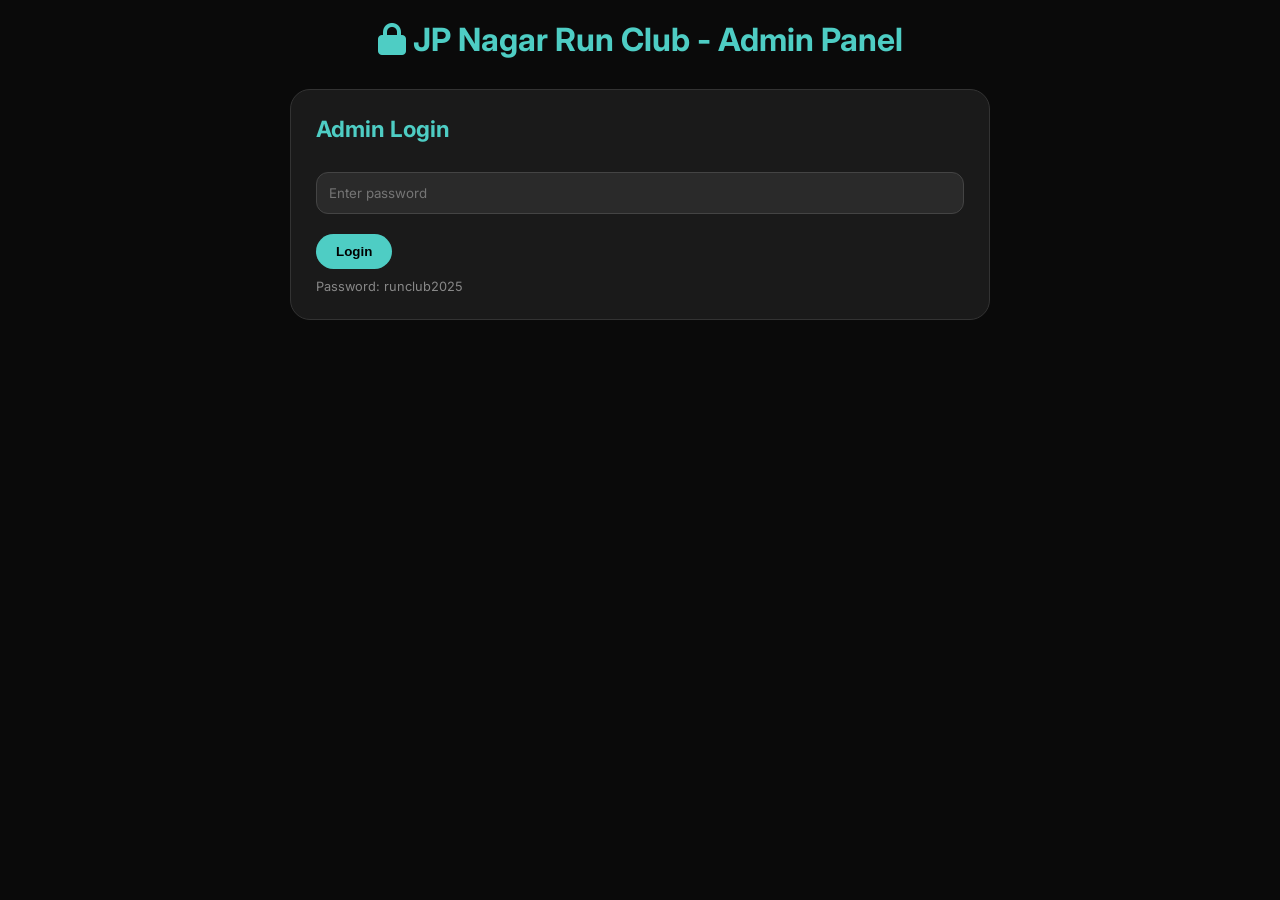
<file: admin.html>
<!DOCTYPE html>
<html lang="en">
<head>
    <meta charset="UTF-8">
    <title>Admin - JP Nagar Run Club</title>
    <link href="https://fonts.googleapis.com/css2?family=Inter:wght@400;500;600;700;800&display=swap" rel="stylesheet">
    <link rel="stylesheet" href="https://cdnjs.cloudflare.com/ajax/libs/font-awesome/6.5.1/css/all.min.css">
    <style>
        * {
            margin: 0;
            padding: 0;
            box-sizing: border-box;
        }
        body {
            font-family: 'Inter', sans-serif;
            background: #0A0A0A;
            color: #EDEDED;
            padding: 20px;
        }
        h1 {
            text-align: center;
            margin-bottom: 30px;
            color: #4ECDC4;
        }
        .box {
            background: #1a1a1a;
            padding: 25px;
            border-radius: 20px;
            margin-bottom: 25px;
            max-width: 700px;
            margin-left: auto;
            margin-right: auto;
            border: 1px solid #333;
        }
        .box h2 {
            color: #4ECDC4;
            margin-bottom: 20px;
            font-size: 1.4rem;
        }
        input, textarea, select {
            width: 100%;
            padding: 12px;
            margin: 10px 0;
            background: #2a2a2a;
            border: 1px solid #444;
            border-radius: 12px;
            color: white;
            font-family: inherit;
        }
        button {
            background: #4ECDC4;
            color: black;
            padding: 10px 20px;
            border: none;
            border-radius: 30px;
            cursor: pointer;
            font-weight: bold;
            margin-right: 10px;
            margin-top: 10px;
        }
        .btn-danger {
            background: #FF6B6B;
            color: white;
        }
        .hidden {
            display: none;
        }
        .success {
            background: #4ECDC4;
            color: black;
            padding: 10px;
            border-radius: 10px;
            margin-bottom: 15px;
            text-align: center;
        }
        .image-preview {
            display: inline-block;
            margin: 10px;
            text-align: center;
        }
        .image-preview img {
            width: 80px;
            height: 80px;
            object-fit: cover;
            border-radius: 10px;
        }
        .reg-item {
            background: #2a2a2a;
            padding: 12px;
            border-radius: 12px;
            margin-bottom: 10px;
        }
        .note {
            color: #888;
            font-size: 0.8rem;
            margin-top: 10px;
        }
        hr {
            border-color: #333;
            margin: 15px 0;
        }
    </style>
</head>
<body>

<h1><i class="fas fa-lock"></i> JP Nagar Run Club - Admin Panel</h1>

<div id="loginBox" class="box">
    <h2>Admin Login</h2>
    <input type="password" id="password" placeholder="Enter password">
    <button onclick="login()">Login</button>
    <p class="note">Password: runclub2025</p>
</div>

<div id="adminPanel" class="hidden">

    <div class="box">
        <h2><i class="fas fa-calendar"></i> 1. Set Next Run Date & Time</h2>
        <p class="note">This updates the countdown timer on the homepage</p>
        <input type="datetime-local" id="nextRunDate">
        <button onclick="saveNextRun()">Save Date</button>
        <p id="currentRunDisplay" style="margin-top: 10px; color: #4ECDC4;"></p>
    </div>

    <div class="box">
        <h2><i class="fas fa-images"></i> 2. Add Gallery Images</h2>
        <p class="note">Upload photos to <a href="https://postimages.org/" target="_blank" style="color:#4ECDC4;">PostImages.org</a> (free), then paste the "Direct Link" below</p>
        <input type="text" id="imageUrl" placeholder="Paste image direct URL here">
        <input type="text" id="imageCaption" placeholder="Caption / comment for this photo">
        <button onclick="addImage()">Add Image</button>
        <div id="imageList" style="margin-top: 20px;"></div>
    </div>

    <div class="box">
        <h2><i class="fas fa-list"></i> 3. Edit Run Schedule</h2>
        <p class="note">One item per line (appears on registration page)</p>
        <textarea id="schedule" rows="4" placeholder="5:45 AM - Assembly & Warm-up&#10;6:00 AM - 5K Run Starts&#10;6:15 AM - 10K Run Starts&#10;7:30 AM - Post-run Chai&#10;8:00 AM - Photos & Wrap-up"></textarea>
        <button onclick="saveSchedule()">Save Schedule</button>
    </div>

    <div class="box">
        <h2><i class="fas fa-shopping-bag"></i> 4. Edit "What to Bring"</h2>
        <p class="note">One item per line</p>
        <textarea id="bring" rows="3" placeholder="Comfortable running clothes&#10;Your own water bottle&#10;Positive energy!"></textarea>
        <button onclick="saveBring()">Save List</button>
    </div>

    <div class="box">
        <h2><i class="fas fa-question-circle"></i> 5. Custom Registration Questions</h2>
        <p class="note">One question per line (appears on registration form)</p>
        <textarea id="questions" rows="4" placeholder="What's your running goal for this year?&#10;Any injuries we should know about?&#10;How did you hear about us?"></textarea>
        <button onclick="saveQuestions()">Save Questions</button>
    </div>

    <div class="box">
        <h2><i class="fas fa-users"></i> 6. View Registrations</h2>
        <button onclick="downloadCSV()">Download as CSV</button>
        <button onclick="clearAllRegistrations()" class="btn-danger">Clear All Registrations</button>
        <div id="regsList" style="margin-top: 20px;"></div>
    </div>

    <div class="box">
        <h2><i class="fas fa-rupee-sign"></i> 7. Verify Payments</h2>
        <p class="note">Ask runner for their phone number, then mark them as paid</p>
        <input type="text" id="paidPhone" placeholder="Runner's phone number">
        <input type="text" id="transactionId" placeholder="Transaction ID (optional)">
        <button onclick="markPaid()">Mark as Paid</button>
        <hr>
        <h3>Paid Runners:</h3>
        <div id="paidList"></div>
    </div>

</div>

<script>
    // Login
    function login() {
        var pwd = document.getElementById('password').value;
        if (pwd === 'runclub2025') {
            document.getElementById('loginBox').style.display = 'none';
            document.getElementById('adminPanel').style.display = 'block';
            loadAllData();
        } else {
            alert('Wrong password!');
        }
    }

    function loadAllData() {
        loadNextRun();
        loadImages();
        loadSchedule();
        loadBring();
        loadQuestions();
        loadRegistrations();
        loadPaidList();
    }

    // Next Run
    function loadNextRun() {
        var saved = localStorage.getItem('nextRunDateTime');
        if (saved) {
            document.getElementById('nextRunDate').value = saved;
            document.getElementById('currentRunDisplay').innerHTML = 'Current: ' + new Date(saved).toLocaleString();
        }
    }
    function saveNextRun() {
        var date = document.getElementById('nextRunDate').value;
        if (date) {
            localStorage.setItem('nextRunDateTime', date);
            alert('Saved! Countdown timer will update on homepage.');
            loadNextRun();
        } else {
            alert('Please select a date and time');
        }
    }

    // Images
    function loadImages() {
        var images = JSON.parse(localStorage.getItem('galleryImages') || '[]');
        var container = document.getElementById('imageList');
        if (images.length === 0) {
            container.innerHTML = '<p class="note">No images yet. Add your first photo above.</p>';
            return;
        }
        container.innerHTML = '';
        for (var i = 0; i < images.length; i++) {
            container.innerHTML += '<div class="image-preview">' +
                '<img src="' + images[i].url + '"><br>' +
                '<small>' + (images[i].comment || '') + '</small><br>' +
                '<button onclick="removeImage(' + i + ')" class="btn-danger" style="padding:5px 10px; font-size:12px;">Delete</button>' +
                '</div>';
        }
    }
    function addImage() {
        var url = document.getElementById('imageUrl').value;
        var caption = document.getElementById('imageCaption').value;
        if (!url) {
            alert('Please paste an image URL');
            return;
        }
        var images = JSON.parse(localStorage.getItem('galleryImages') || '[]');
        images.push({ url: url, comment: caption, timestamp: new Date().toISOString() });
        localStorage.setItem('galleryImages', JSON.stringify(images));
        document.getElementById('imageUrl').value = '';
        document.getElementById('imageCaption').value = '';
        loadImages();
        alert('Image added to gallery!');
    }
    function removeImage(index) {
        var images = JSON.parse(localStorage.getItem('galleryImages') || '[]');
        images.splice(index, 1);
        localStorage.setItem('galleryImages', JSON.stringify(images));
        loadImages();
        alert('Image removed');
    }

    // Schedule
    function loadSchedule() {
        var saved = localStorage.getItem('scheduleItems');
        if (saved) document.getElementById('schedule').value = saved;
    }
    function saveSchedule() {
        localStorage.setItem('scheduleItems', document.getElementById('schedule').value);
        alert('Schedule saved!');
    }

    // Bring
    function loadBring() {
        var saved = localStorage.getItem('bringItems');
        if (saved) document.getElementById('bring').value = saved;
    }
    function saveBring() {
        localStorage.setItem('bringItems', document.getElementById('bring').value);
        alert('What to bring saved!');
    }

    // Questions
    function loadQuestions() {
        var saved = localStorage.getItem('customQuestions');
        if (saved) document.getElementById('questions').value = saved;
    }
    function saveQuestions() {
        localStorage.setItem('customQuestions', document.getElementById('questions').value);
        alert('Custom questions saved! They will appear on registration form.');
    }

    // Registrations
    function loadRegistrations() {
        var regs = JSON.parse(localStorage.getItem('runClubRegistrations') || '[]');
        var container = document.getElementById('regsList');
        if (regs.length === 0) {
            container.innerHTML = '<p class="note">No registrations yet.</p>';
            return;
        }
        container.innerHTML = '';
        for (var i = 0; i < regs.length; i++) {
            var r = regs[i];
            container.innerHTML += '<div class="reg-item">' +
                '<strong>' + escapeHtml(r.name) + '</strong> | 📞 ' + escapeHtml(r.phone) + '<br>' +
                'Distance: ' + escapeHtml(r.distance || 'N/A') + '<br>' +
                'Registered: ' + new Date(r.timestamp).toLocaleString() + '<br>' +
                '<span style="color: ' + (r.paid ? '#4ECDC4' : '#FF6B6B') + '">' + (r.paid ? '✅ PAID' : '⏳ Payment Pending') + '</span>' +
                '</div>';
        }
    }
    function downloadCSV() {
        var regs = JSON.parse(localStorage.getItem('runClubRegistrations') || '[]');
        var csv = 'Name,Phone,Email,Distance,Pace,Notes,Timestamp,Paid\n';
        for (var i = 0; i < regs.length; i++) {
            var r = regs[i];
            csv += '"' + (r.name || '') + '","' + (r.phone || '') + '","' + (r.email || '') + '","' + (r.distance || '') + '","' + (r.pace || '') + '","' + (r.notes || '') + '","' + r.timestamp + '","' + (r.paid ? 'Yes' : 'No') + '"\n';
        }
        var blob = new Blob([csv], { type: 'text/csv' });
        var url = URL.createObjectURL(blob);
        var a = document.createElement('a');
        a.href = url;
        a.download = 'registrations_' + new Date().toISOString().slice(0,10) + '.csv';
        a.click();
        URL.revokeObjectURL(url);
    }
    function clearAllRegistrations() {
        if (confirm('⚠️ Delete ALL registrations? This cannot be undone.')) {
            localStorage.setItem('runClubRegistrations', '[]');
            loadRegistrations();
            alert('All registrations cleared');
        }
    }

    // Payments
    function loadPaidList() {
        var regs = JSON.parse(localStorage.getItem('runClubRegistrations') || '[]');
        var paid = regs.filter(function(r) { return r.paid; });
        var container = document.getElementById('paidList');
        if (paid.length === 0) {
            container.innerHTML = '<p class="note">No paid runners yet</p>';
            return;
        }
        container.innerHTML = '';
        for (var i = 0; i < paid.length; i++) {
            container.innerHTML += '<div class="reg-item">' + escapeHtml(paid[i].name) + ' (' + escapeHtml(paid[i].phone) + ') - ✅ Paid</div>';
        }
    }
    function markPaid() {
        var phone = document.getElementById('paidPhone').value;
        if (!phone) {
            alert('Enter runner phone number');
            return;
        }
        var regs = JSON.parse(localStorage.getItem('runClubRegistrations') || '[]');
        var found = false;
        for (var i = 0; i < regs.length; i++) {
            if (regs[i].phone === phone) {
                found = true;
                regs[i].paid = true;
                regs[i].transactionId = document.getElementById('transactionId').value;
                regs[i].paidDate = new Date().toISOString();
            }
        }
        if (found) {
            localStorage.setItem('runClubRegistrations', JSON.stringify(regs));
            alert('Marked as paid!');
            document.getElementById('paidPhone').value = '';
            document.getElementById('transactionId').value = '';
            loadRegistrations();
            loadPaidList();
        } else {
            alert('Runner not found. Ask them to register first.');
        }
    }

    function escapeHtml(str) {
        if (!str) return '';
        return str.replace(/[&<>]/g, function(m) {
            if (m === '&') return '&amp;';
            if (m === '<') return '&lt;';
            if (m === '>') return '&gt;';
            return m;
        });
    }
</script>

</body>
</html>
</file>
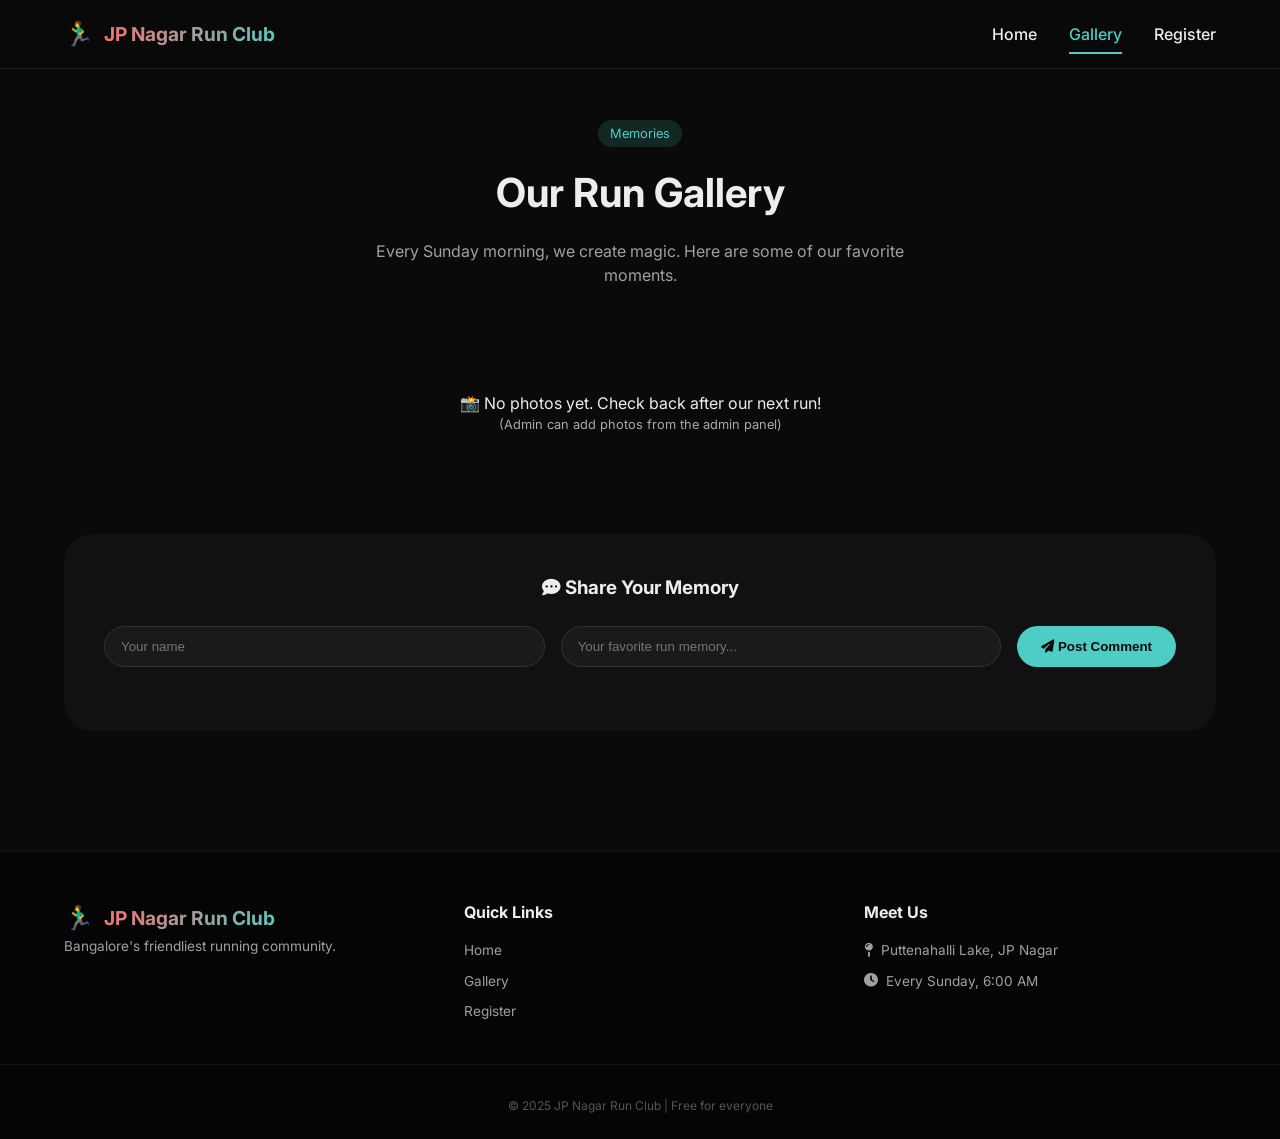
<file: gallery.html>
<!DOCTYPE html>
<html lang="en">
<head>
    <meta charset="UTF-8">
    <meta name="viewport" content="width=device-width, initial-scale=1.0">
    <title>JP Nagar Run Club | Gallery</title>
    <link rel="stylesheet" href="style.css">
    <link href="https://fonts.googleapis.com/css2?family=Inter:opsz,wght@14..32,300;400;500;600;700;800&display=swap" rel="stylesheet">
    <link rel="stylesheet" href="https://cdnjs.cloudflare.com/ajax/libs/font-awesome/6.5.1/css/all.min.css">
    <link href="https://unpkg.com/aos@2.3.1/dist/aos.css" rel="stylesheet">
</head>
<body>
    <nav>
        <div class="container nav-container">
            <div class="logo">
                <span class="logo-icon">🏃‍♂️</span>
                <span class="logo-text">JP Nagar Run Club</span>
            </div>
            <ul class="nav-links">
                <li><a href="index.html">Home</a></li>
                <li><a href="gallery.html" class="active">Gallery</a></li>
                <li><a href="register.html">Register</a></li>
            </ul>
            <button class="mobile-menu-btn"><i class="fas fa-bars"></i></button>
        </div>
    </nav>

    <section class="gallery-page">
        <div class="container">
            <div class="section-header" data-aos="fade-up">
                <span class="section-tag">Memories</span>
                <h2>Our Run Gallery</h2>
                <p>Every Sunday morning, we create magic. Here are some of our favorite moments.</p>
            </div>

            <div class="gallery-masonry" id="dynamicGallery">
                <div style="text-align: center; padding: 40px; grid-column: 1/-1;">
                    <p>📸 Loading gallery...</p>
                </div>
            </div>

            <div class="add-comment" data-aos="fade-up">
                <h3><i class="fas fa-comment-dots"></i> Share Your Memory</h3>
                <div class="comment-input-group">
                    <input type="text" id="commentName" placeholder="Your name">
                    <input type="text" id="commentText" placeholder="Your favorite run memory...">
                    <button id="addCommentBtn"><i class="fas fa-paper-plane"></i> Post Comment</button>
                </div>
                <div id="userComments" class="user-comments"></div>
            </div>
        </div>
    </section>

    <footer>
        <div class="container footer-container">
            <div class="footer-brand">
                <div class="logo"><span class="logo-icon">🏃‍♂️</span><span class="logo-text">JP Nagar Run Club</span></div>
                <p>Bangalore's friendliest running community.</p>
            </div>
            <div class="footer-links">
                <h4>Quick Links</h4>
                <a href="index.html">Home</a>
                <a href="gallery.html">Gallery</a>
                <a href="register.html">Register</a>
            </div>
            <div class="footer-contact">
                <h4>Meet Us</h4>
                <p><i class="fas fa-map-pin"></i> Puttenahalli Lake, JP Nagar</p>
                <p><i class="fas fa-clock"></i> Every Sunday, 6:00 AM</p>
            </div>
        </div>
        <div class="footer-bottom">
            <p>© 2025 JP Nagar Run Club | Free for everyone</p>
        </div>
    </footer>

    <script src="https://unpkg.com/aos@2.3.1/dist/aos.js"></script>
    <script>
        AOS.init({ duration: 800, once: true });

        function loadGalleryImages() {
            const images = JSON.parse(localStorage.getItem('galleryImages') || '[]');
            const container = document.getElementById('dynamicGallery');
            
            if (images.length === 0) {
                container.innerHTML = `
                    <div style="text-align: center; padding: 40px; grid-column: 1/-1;">
                        <p>📸 No photos yet. Check back after our next run!</p>
                        <p style="color:#aaa; font-size:0.8rem;">(Admin can add photos from the admin panel)</p>
                    </div>
                `;
                return;
            }
            
            container.innerHTML = images.map((img, idx) => `
                <div class="gallery-card" data-aos="fade-up" data-aos-delay="${(idx % 8) * 50}">
                    <div class="gallery-card-img">
                        <img src="${img.url}" alt="Run photo" loading="lazy" style="width:100%; border-radius:24px;">
                    </div>
                    ${img.comment ? `
                        <div class="floating-comment comment-${(idx % 8) + 1}">
                            <div class="comment-bubble">
                                <i class="fas fa-quote-left"></i> ${escapeHtml(img.comment)}
                            </div>
                        </div>
                    ` : ''}
                </div>
            `).join('');
        }

        function escapeHtml(str) {
            if (!str) return '';
            return str.replace(/[&<>]/g, function(m) {
                if (m === '&') return '&amp;';
                if (m === '<') return '&lt;';
                if (m === '>') return '&gt;';
                return m;
            });
        }

        function loadComments() {
            const comments = JSON.parse(localStorage.getItem('runClubComments') || '[]');
            const container = document.getElementById('userComments');
            if (container) {
                container.innerHTML = comments.map(c => `
                    <div class="user-comment">
                        <strong>${escapeHtml(c.name)}</strong>
                        <p>${escapeHtml(c.comment)}</p>
                        <small style="color:#666">${new Date(c.timestamp).toLocaleString()}</small>
                    </div>
                `).join('');
            }
        }

        const addCommentBtn = document.getElementById('addCommentBtn');
        if (addCommentBtn) {
            addCommentBtn.addEventListener('click', () => {
                const name = document.getElementById('commentName')?.value.trim();
                const comment = document.getElementById('commentText')?.value.trim();
                
                if (!name || !comment) {
                    alert('Please enter both name and comment!');
                    return;
                }
                
                const comments = JSON.parse(localStorage.getItem('runClubComments') || '[]');
                comments.unshift({
                    name: name,
                    comment: comment,
                    timestamp: new Date().toISOString()
                });
                localStorage.setItem('runClubComments', JSON.stringify(comments));
                
                document.getElementById('commentName').value = '';
                document.getElementById('commentText').value = '';
                loadComments();
            });
        }

        loadGalleryImages();
        loadComments();

        const mobileBtn = document.querySelector('.mobile-menu-btn');
        const navLinks = document.querySelector('.nav-links');
        if (mobileBtn) {
            mobileBtn.addEventListener('click', () => {
                navLinks.classList.toggle('active');
            });
        }
    </script>
</body>
</html>
</file>
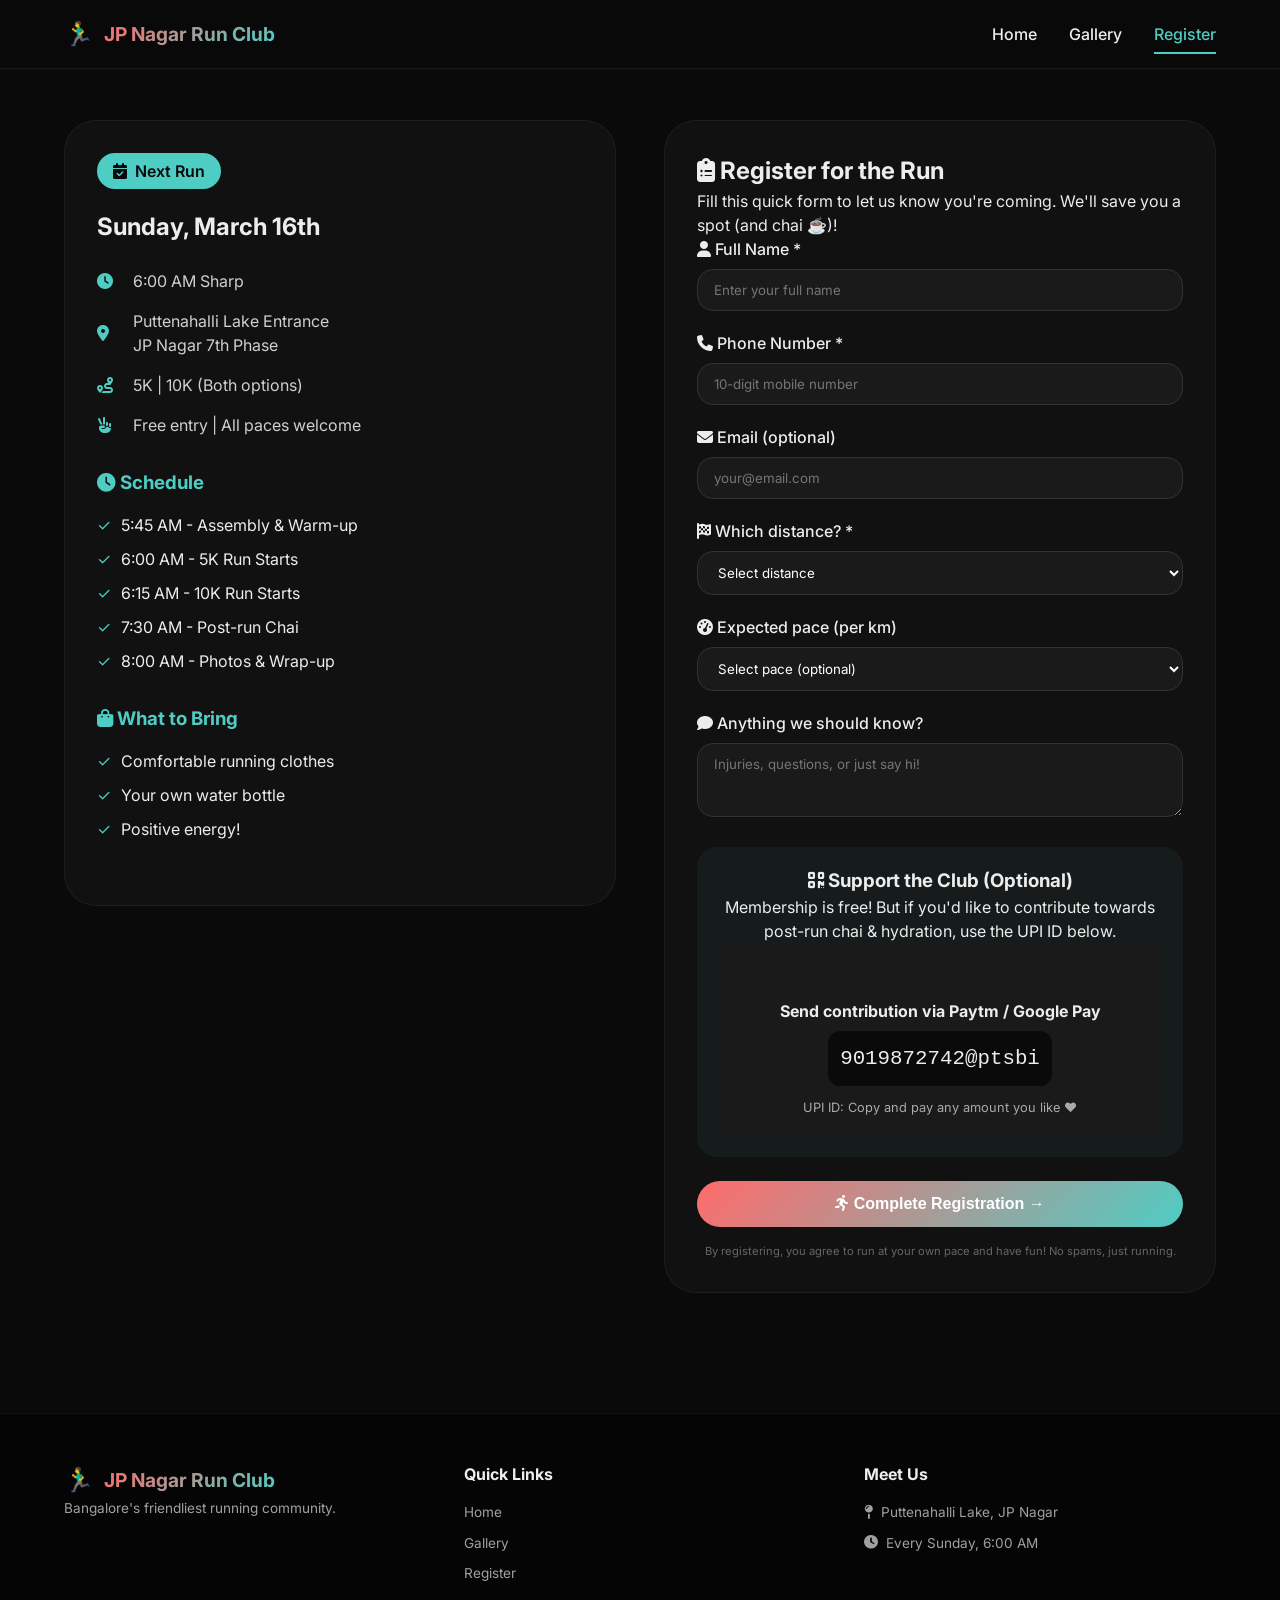
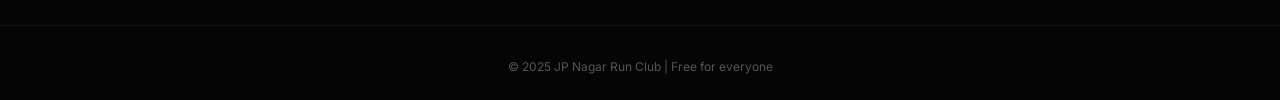
<file: register.html>
<!DOCTYPE html>
<html lang="en">
<head>
    <meta charset="UTF-8">
    <meta name="viewport" content="width=device-width, initial-scale=1.0">
    <title>JP Nagar Run Club | Register</title>
    <link rel="stylesheet" href="style.css">
    <link href="https://fonts.googleapis.com/css2?family=Inter:opsz,wght@14..32,300;400;500;600;700;800&display=swap" rel="stylesheet">
    <link rel="stylesheet" href="https://cdnjs.cloudflare.com/ajax/libs/font-awesome/6.5.1/css/all.min.css">
    <link href="https://unpkg.com/aos@2.3.1/dist/aos.css" rel="stylesheet">
</head>
<body>
    <nav>
        <div class="container nav-container">
            <div class="logo">
                <span class="logo-icon">🏃‍♂️</span>
                <span class="logo-text">JP Nagar Run Club</span>
            </div>
            <ul class="nav-links">
                <li><a href="index.html">Home</a></li>
                <li><a href="gallery.html">Gallery</a></li>
                <li><a href="register.html" class="active">Register</a></li>
            </ul>
            <button class="mobile-menu-btn"><i class="fas fa-bars"></i></button>
        </div>
    </nav>

    <section class="register-page">
        <div class="container">
            <div class="register-grid">
                <div class="register-info" data-aos="fade-right">
                    <div class="info-card">
                        <div class="next-run-badge">
                            <i class="fas fa-calendar-check"></i> Next Run
                        </div>
                        <h2>Sunday, March 16th</h2>
                        <div class="run-meta">
                            <div class="meta-item">
                                <i class="fas fa-clock"></i>
                                <span>6:00 AM Sharp</span>
                            </div>
                            <div class="meta-item">
                                <i class="fas fa-map-marker-alt"></i>
                                <span>Puttenahalli Lake Entrance<br>JP Nagar 7th Phase</span>
                            </div>
                            <div class="meta-item">
                                <i class="fas fa-route"></i>
                                <span>5K | 10K (Both options)</span>
                            </div>
                            <div class="meta-item">
                                <i class="fas fa-hand-peace"></i>
                                <span>Free entry | All paces welcome</span>
                            </div>
                        </div>
                        
                        <div class="schedule">
                            <h3><i class="fas fa-clock"></i> Schedule</h3>
                            <ul id="scheduleList">
                                <li>5:45 AM - Assembly & Warm-up</li>
                                <li>6:00 AM - 5K Run Starts</li>
                                <li>6:15 AM - 10K Run Starts</li>
                                <li>7:30 AM - Post-run Chai</li>
                                <li>8:00 AM - Photos & Wrap-up</li>
                            </ul>
                        </div>

                        <div class="what-to-bring">
                            <h3><i class="fas fa-shopping-bag"></i> What to Bring</h3>
                            <ul id="bringList">
                                <li>Comfortable running clothes</li>
                                <li>Your own water bottle</li>
                                <li>Positive energy!</li>
                            </ul>
                        </div>
                    </div>
                </div>

                <div class="register-form-container" data-aos="fade-left">
                    <div class="form-card">
                        <h2><i class="fas fa-clipboard-list"></i> Register for the Run</h2>
                        <p>Fill this quick form to let us know you're coming. We'll save you a spot (and chai ☕)!</p>

                        <form id="registrationForm">
                            <div class="form-group">
                                <label><i class="fas fa-user"></i> Full Name *</label>
                                <input type="text" id="fullName" required placeholder="Enter your full name">
                            </div>

                            <div class="form-group">
                                <label><i class="fas fa-phone"></i> Phone Number *</label>
                                <input type="tel" id="phone" required placeholder="10-digit mobile number">
                            </div>

                            <div class="form-group">
                                <label><i class="fas fa-envelope"></i> Email (optional)</label>
                                <input type="email" id="email" placeholder="your@email.com">
                            </div>

                            <div class="form-group">
                                <label><i class="fas fa-flag-checkered"></i> Which distance? *</label>
                                <select id="distance" required>
                                    <option value="">Select distance</option>
                                    <option value="5K">5K (Beginner friendly)</option>
                                    <option value="10K">10K (For experienced runners)</option>
                                    <option value="Not sure">Not sure yet / Will decide</option>
                                </select>
                            </div>

                            <div class="form-group">
                                <label><i class="fas fa-tachometer-alt"></i> Expected pace (per km)</label>
                                <select id="pace">
                                    <option value="">Select pace (optional)</option>
                                    <option value="5-6 min">5-6 min/km (Fast)</option>
                                    <option value="6-7 min">6-7 min/km (Moderate)</option>
                                    <option value="7-8 min">7-8 min/km (Casual)</option>
                                    <option value="8-9 min">8-9 min/km (Relaxed)</option>
                                    <option value="9+ min">9+ min/km / Walking</option>
                                </select>
                            </div>

                            <div class="form-group">
                                <label><i class="fas fa-comment"></i> Anything we should know?</label>
                                <textarea id="notes" rows="3" placeholder="Injuries, questions, or just say hi!"></textarea>
                            </div>

                            <div id="customQuestionsContainer"></div>

                            <div class="payment-section">
                                <h3><i class="fas fa-qrcode"></i> Support the Club (Optional)</h3>
                                <p class="payment-note">Membership is free! But if you'd like to contribute towards post-run chai & hydration, use the UPI ID below.</p>
                                
                                <div class="paytm-qr" style="text-align: center; background: #1a1a1a; padding: 20px; border-radius: 16px;">
                                    <i class="fab fa-paytm" style="font-size: 3rem; color: #00BAF2;"></i>
                                    <p style="margin: 12px 0 8px; font-weight: bold;">Send contribution via Paytm / Google Pay</p>
                                    <p style="font-size: 1.3rem; background: #0A0A0A; padding: 12px; border-radius: 12px; font-family: monospace; display: inline-block;">
                                        9019872742@ptsbi
                                    </p>
                                    <p style="margin-top: 12px; font-size: 0.8rem; color: #aaa;">UPI ID: Copy and pay any amount you like ❤️</p>
                                </div>
                            </div>

                            <button type="submit" class="btn-submit">
                                <i class="fas fa-running"></i> Complete Registration →
                            </button>
                            <p class="form-footnote">By registering, you agree to run at your own pace and have fun! No spams, just running.</p>
                        </form>

                        <div id="registrationSuccess" class="success-message" style="display: none;">
                            <i class="fas fa-check-circle"></i>
                            <h3>Registration Successful! 🎉</h3>
                            <p>See you on Sunday at 6 AM! We'll send a reminder via WhatsApp.</p>
                            
                            <div style="background: rgba(255,107,107,0.2); padding: 16px; border-radius: 16px; margin-top: 16px;">
                                <p><i class="fas fa-rupee-sign"></i> <strong>Payment for Chai & Hydration (Optional):</strong></p>
                                <p>UPI ID: <strong style="font-size:1.2rem;">9019872742@ptsbi</strong></p>
                                <p>After payment, WhatsApp your transaction ID to <strong>+91 9876543210</strong> for verification.</p>
                            </div>
                            
                            <button onclick="closeSuccess()" class="btn-close-success">Close</button>
                        </div>
                    </div>
                </div>
            </div>
        </div>
    </section>

    <footer>
        <div class="container footer-container">
            <div class="footer-brand">
                <div class="logo"><span class="logo-icon">🏃‍♂️</span><span class="logo-text">JP Nagar Run Club</span></div>
                <p>Bangalore's friendliest running community.</p>
            </div>
            <div class="footer-links">
                <h4>Quick Links</h4>
                <a href="index.html">Home</a>
                <a href="gallery.html">Gallery</a>
                <a href="register.html">Register</a>
            </div>
            <div class="footer-contact">
                <h4>Meet Us</h4>
                <p><i class="fas fa-map-pin"></i> Puttenahalli Lake, JP Nagar</p>
                <p><i class="fas fa-clock"></i> Every Sunday, 6:00 AM</p>
            </div>
        </div>
        <div class="footer-bottom">
            <p>© 2025 JP Nagar Run Club | Free for everyone</p>
        </div>
    </footer>

    <script src="https://unpkg.com/aos@2.3.1/dist/aos.js"></script>
    <script>
        AOS.init({ duration: 800, once: true });

        function loadScheduleData() {
            const schedule = localStorage.getItem('scheduleItems');
            if (schedule) {
                const items = schedule.split('\n').filter(s => s.trim());
                if (items.length > 0) {
                    document.getElementById('scheduleList').innerHTML = items.map(i => `<li>${escapeHtml(i)}</li>`).join('');
                }
            }
            
            const bring = localStorage.getItem('bringItems');
            if (bring) {
                const items = bring.split('\n').filter(s => s.trim());
                if (items.length > 0) {
                    document.getElementById('bringList').innerHTML = items.map(i => `<li>${escapeHtml(i)}</li>`).join('');
                }
            }
        }

        function loadCustomQuestions() {
            const questions = localStorage.getItem('customQuestions') || "";
            const container = document.getElementById('customQuestionsContainer');
            if (questions && container) {
                const questionList = questions.split('\n').filter(q => q.trim());
                if (questionList.length > 0) {
                    container.innerHTML = '<div style="margin: 20px 0 10px;"><hr><h3 style="color:#4ECDC4;">Additional Questions</h3></div>' + 
                        questionList.map((q, idx) => `
                            <div class="form-group">
                                <label><i class="fas fa-question-circle"></i> ${escapeHtml(q)}</label>
                                <textarea id="custom_q_${idx}" rows="2" placeholder="Your answer..."></textarea>
                            </div>
                        `).join('');
                }
            }
        }

        function escapeHtml(str) {
            if (!str) return '';
            return str.replace(/[&<>]/g, function(m) {
                if (m === '&') return '&amp;';
                if (m === '<') return '&lt;';
                if (m === '>') return '&gt;';
                return m;
            });
        }

        const regForm = document.getElementById('registrationForm');
        if (regForm) {
            regForm.addEventListener('submit', (e) => {
                e.preventDefault();
                
                const customAnswers = {};
                const questionList = (localStorage.getItem('customQuestions') || "").split('\n').filter(q => q.trim());
                questionList.forEach((q, idx) => {
                    customAnswers[q] = document.getElementById(`custom_q_${idx}`)?.value || '';
                });
                
                const formData = {
                    name: document.getElementById('fullName')?.value,
                    phone: document.getElementById('phone')?.value,
                    email: document.getElementById('email')?.value,
                    distance: document.getElementById('distance')?.value,
                    pace: document.getElementById('pace')?.value,
                    notes: document.getElementById('notes')?.value,
                    customAnswers: customAnswers,
                    timestamp: new Date().toISOString(),
                    paid: false
                };
                
                let registrations = JSON.parse(localStorage.getItem('runClubRegistrations') || '[]');
                registrations.push(formData);
                localStorage.setItem('runClubRegistrations', JSON.stringify(registrations));
                
                regForm.style.display = 'none';
                document.getElementById('registrationSuccess').style.display = 'block';
            });
        }

        function closeSuccess() {
            document.getElementById('registrationSuccess').style.display = 'none';
            regForm.style.display = 'block';
            regForm.reset();
        }

        loadScheduleData();
        loadCustomQuestions();

        const mobileBtn = document.querySelector('.mobile-menu-btn');
        const navLinks = document.querySelector('.nav-links');
        if (mobileBtn) {
            mobileBtn.addEventListener('click', () => {
                navLinks.classList.toggle('active');
            });
        }
    </script>
</body>
</html>
</file>
<file: style.css>
* {
    margin: 0;
    padding: 0;
    box-sizing: border-box;
}

body {
    font-family: 'Inter', sans-serif;
    background: #0A0A0A;
    color: #EDEDED;
    line-height: 1.5;
    scroll-behavior: smooth;
}

.container {
    max-width: 1200px;
    margin: 0 auto;
    padding: 0 24px;
}

/* Navigation */
nav {
    position: fixed;
    top: 0;
    width: 100%;
    background: rgba(10, 10, 10, 0.95);
    backdrop-filter: blur(12px);
    z-index: 1000;
    border-bottom: 1px solid rgba(255, 255, 255, 0.08);
    padding: 16px 0;
}

.nav-container {
    display: flex;
    justify-content: space-between;
    align-items: center;
}

.logo {
    display: flex;
    align-items: center;
    gap: 10px;
    font-size: 1.2rem;
    font-weight: 700;
}

.logo-icon { font-size: 1.5rem; }
.logo-text {
    background: linear-gradient(135deg, #FF6B6B, #4ECDC4);
    -webkit-background-clip: text;
    background-clip: text;
    color: transparent;
}

.nav-links {
    display: flex;
    gap: 32px;
    list-style: none;
}

.nav-links a {
    color: #EDEDED;
    text-decoration: none;
    font-weight: 500;
    transition: color 0.3s;
    padding: 8px 0;
}

.nav-links a:hover, .nav-links a.active {
    color: #4ECDC4;
    border-bottom: 2px solid #4ECDC4;
}

.mobile-menu-btn {
    display: none;
    background: none;
    border: none;
    color: white;
    font-size: 1.5rem;
    cursor: pointer;
}

.nav-links.active {
    display: flex;
    flex-direction: column;
    position: absolute;
    top: 70px;
    left: 0;
    right: 0;
    background: #0A0A0A;
    padding: 24px;
    gap: 20px;
    border-bottom: 1px solid rgba(255,255,255,0.1);
}

/* Hero Section */
.hero {
    min-height: 100vh;
    display: flex;
    align-items: center;
    padding-top: 80px;
    background: radial-gradient(circle at 10% 30%, rgba(78, 205, 196, 0.08), transparent);
}

.hero-container {
    display: grid;
    grid-template-columns: 1fr 0.9fr;
    gap: 48px;
    align-items: center;
}

.hero-badge {
    display: inline-flex;
    align-items: center;
    gap: 8px;
    background: rgba(78, 205, 196, 0.15);
    padding: 6px 14px;
    border-radius: 40px;
    font-size: 0.85rem;
    color: #4ECDC4;
    margin-bottom: 24px;
}

.pulse-dot {
    width: 8px;
    height: 8px;
    background: #4ECDC4;
    border-radius: 50%;
    display: inline-block;
    animation: pulse 1.5s infinite;
}

@keyframes pulse {
    0%, 100% { opacity: 1; transform: scale(1); }
    50% { opacity: 0.5; transform: scale(1.2); }
}

.hero-title {
    font-size: 3.5rem;
    font-weight: 800;
    line-height: 1.2;
    margin-bottom: 24px;
}

.gradient-text {
    background: linear-gradient(135deg, #FF6B6B, #4ECDC4);
    -webkit-background-clip: text;
    background-clip: text;
    color: transparent;
}

.hero-description {
    font-size: 1.1rem;
    color: #A0A0A0;
    margin-bottom: 32px;
    max-width: 500px;
}

.hero-buttons {
    display: flex;
    gap: 16px;
    flex-wrap: wrap;
    margin-bottom: 48px;
}

.btn {
    padding: 12px 28px;
    border-radius: 40px;
    text-decoration: none;
    font-weight: 600;
    transition: all 0.3s;
    display: inline-flex;
    align-items: center;
    gap: 8px;
}

.btn-primary {
    background: linear-gradient(135deg, #FF6B6B, #4ECDC4);
    color: white;
}

.btn-primary:hover {
    transform: scale(1.05);
    box-shadow: 0 8px 20px rgba(78, 205, 196, 0.3);
}

.btn-outline {
    border: 2px solid #4ECDC4;
    color: #4ECDC4;
    background: transparent;
}

.btn-outline:hover {
    background: #4ECDC4;
    color: #0A0A0A;
}

.hero-image {
    position: relative;
}

.hero-img-wrapper {
    border-radius: 30px;
    overflow: hidden;
    border: 2px solid rgba(78, 205, 196, 0.3);
}

.hero-img-wrapper img {
    width: 100%;
    height: auto;
    display: block;
}

.floating-badge {
    position: absolute;
    background: rgba(30, 30, 40, 0.95);
    backdrop-filter: blur(8px);
    padding: 10px 18px;
    border-radius: 40px;
    font-size: 0.85rem;
    font-weight: 500;
    border: 1px solid rgba(255,255,255,0.1);
    white-space: nowrap;
}

.badge-1 {
    bottom: 20px;
    left: -20px;
    animation: float 4s ease-in-out infinite;
}

.badge-2 {
    top: 30px;
    right: -20px;
    animation: float 5s ease-in-out infinite 1s;
}

@keyframes float {
    0%, 100% { transform: translateY(0); }
    50% { transform: translateY(-10px); }
}

.hero-stats {
    display: flex;
    gap: 40px;
}

.stat {
    display: flex;
    flex-direction: column;
}

.stat-number {
    font-size: 1.8rem;
    font-weight: 800;
    color: #FF6B6B;
}

.stat-label {
    font-size: 0.8rem;
    color: #A0A0A0;
}

/* Countdown Section */
.countdown-section {
    padding: 40px 0;
}

.countdown-card {
    background: linear-gradient(135deg, rgba(78, 205, 196, 0.15), rgba(255, 107, 107, 0.08));
    border-radius: 40px;
    padding: 40px;
    text-align: center;
    border: 1px solid rgba(78, 205, 196, 0.2);
}

.countdown-label {
    font-size: 1rem;
    color: #4ECDC4;
    margin-bottom: 20px;
    letter-spacing: 2px;
}

.countdown-timer {
    display: flex;
    justify-content: center;
    gap: 20px;
    margin-bottom: 30px;
    flex-wrap: wrap;
}

.countdown-block {
    text-align: center;
}

.countdown-number {
    font-size: 3rem;
    font-weight: 800;
    background: rgba(0,0,0,0.5);
    padding: 10px 20px;
    border-radius: 20px;
    min-width: 90px;
    display: inline-block;
}

.countdown-text {
    display: block;
    font-size: 0.75rem;
    color: #A0A0A0;
    margin-top: 8px;
}

.countdown-sep {
    font-size: 3rem;
    font-weight: 800;
    color: #4ECDC4;
}

.next-run-info p {
    margin: 8px 0;
    color: #D0D0D0;
}

/* Section Headers */
.section-header {
    text-align: center;
    margin-bottom: 64px;
}

.section-tag {
    display: inline-block;
    background: rgba(78, 205, 196, 0.15);
    padding: 4px 12px;
    border-radius: 20px;
    font-size: 0.8rem;
    color: #4ECDC4;
    margin-bottom: 16px;
}

.section-header h2 {
    font-size: 2.5rem;
    margin-bottom: 16px;
}

.section-header p {
    color: #A0A0A0;
    max-width: 600px;
    margin: 0 auto;
}

/* Why Us Section */
.why-us, .preview-gallery, .connect, .cta-section {
    padding: 80px 0;
}

.features-grid {
    display: grid;
    grid-template-columns: repeat(auto-fit, minmax(240px, 1fr));
    gap: 32px;
}

.feature-card {
    background: rgba(255, 255, 255, 0.03);
    padding: 32px;
    border-radius: 24px;
    text-align: center;
    transition: all 0.3s;
    border: 1px solid rgba(255, 255, 255, 0.05);
}

.feature-card:hover {
    transform: translateY(-5px);
    background: rgba(255, 255, 255, 0.06);
    border-color: rgba(78, 205, 196, 0.3);
}

.feature-icon {
    font-size: 2.5rem;
    margin-bottom: 20px;
}

.feature-card h3 {
    margin-bottom: 12px;
    font-size: 1.3rem;
}

.feature-card p {
    color: #A0A0A0;
    font-size: 0.9rem;
}

/* Preview Gallery */
.preview-grid {
    display: grid;
    grid-template-columns: repeat(4, 1fr);
    gap: 20px;
    margin-bottom: 32px;
}

.preview-item {
    border-radius: 20px;
    overflow: hidden;
    aspect-ratio: 4/3;
}

.preview-item img {
    width: 100%;
    height: 100%;
    object-fit: cover;
    transition: transform 0.3s;
}

.preview-item:hover img {
    transform: scale(1.05);
}

.view-all-wrap {
    text-align: center;
}

.btn-view-all {
    display: inline-flex;
    align-items: center;
    gap: 8px;
    color: #4ECDC4;
    text-decoration: none;
    font-weight: 600;
    transition: gap 0.3s;
}

.btn-view-all:hover {
    gap: 12px;
}

/* Connect Section */
.connect-grid {
    display: grid;
    grid-template-columns: repeat(auto-fit, minmax(280px, 1fr));
    gap: 32px;
    max-width: 800px;
    margin: 0 auto;
}

.connect-card {
    background: rgba(255, 255, 255, 0.03);
    border-radius: 28px;
    padding: 40px;
    text-align: center;
    text-decoration: none;
    transition: all 0.3s;
    border: 1px solid rgba(255, 255, 255, 0.05);
    display: block;
}

.connect-card:hover {
    transform: translateY(-8px);
}

.instagram-card:hover {
    background: linear-gradient(135deg, rgba(225, 48, 108, 0.15), rgba(255, 128, 0, 0.1));
    border-color: #E1306C;
}

.whatsapp-card:hover {
    background: linear-gradient(135deg, rgba(37, 211, 102, 0.15), rgba(0, 200, 81, 0.1));
    border-color: #25D366;
}

.connect-icon {
    font-size: 3.5rem;
    margin-bottom: 20px;
}

.instagram-card .connect-icon {
    color: #E1306C;
}

.whatsapp-card .connect-icon {
    color: #25D366;
}

.connect-card h3 {
    color: white;
    margin-bottom: 12px;
}

.connect-card p {
    color: #A0A0A0;
    margin-bottom: 20px;
}

.connect-arrow {
    display: inline-block;
    color: #4ECDC4;
    font-weight: 600;
}

/* CTA Section */
.cta-card {
    background: linear-gradient(135deg, rgba(78, 205, 196, 0.1), rgba(255, 107, 107, 0.05));
    border-radius: 40px;
    padding: 60px;
    text-align: center;
    border: 1px solid rgba(78, 205, 196, 0.2);
}

.cta-card h2 {
    font-size: 2rem;
    margin-bottom: 16px;
}

.cta-card p {
    margin-bottom: 32px;
    color: #A0A0A0;
}

.btn-cta {
    display: inline-flex;
    align-items: center;
    gap: 12px;
    background: linear-gradient(135deg, #FF6B6B, #4ECDC4);
    padding: 14px 36px;
    border-radius: 60px;
    text-decoration: none;
    color: white;
    font-weight: 700;
    transition: transform 0.3s;
}

.btn-cta:hover {
    transform: scale(1.05);
}

/* Gallery Page */
.gallery-page {
    padding: 120px 0 80px;
}

.gallery-masonry {
    display: grid;
    grid-template-columns: repeat(auto-fill, minmax(320px, 1fr));
    gap: 30px;
}

.gallery-card {
    position: relative;
    border-radius: 24px;
    overflow: hidden;
    transition: transform 0.3s;
}

.gallery-card:hover {
    transform: translateY(-5px);
}

.gallery-card-img img {
    width: 100%;
    height: auto;
    display: block;
}

.floating-comment {
    position: absolute;
    opacity: 0;
    transition: opacity 0.3s;
}

.gallery-card:hover .floating-comment {
    opacity: 1;
}

.comment-bubble {
    background: rgba(0,0,0,0.85);
    backdrop-filter: blur(8px);
    padding: 8px 16px;
    border-radius: 20px;
    font-size: 0.8rem;
    border-left: 3px solid #4ECDC4;
    max-width: 200px;
}

.comment-1 { bottom: 20px; left: 20px; }
.comment-2 { top: 20px; right: 20px; }
.comment-3 { bottom: 20px; right: 20px; }
.comment-4 { top: 20px; left: 20px; }
.comment-5 { bottom: 20px; left: 20px; }
.comment-6 { top: 20px; right: 20px; }
.comment-7 { bottom: 20px; right: 20px; }
.comment-8 { top: 20px; left: 20px; }

/* Add Comment Section */
.add-comment {
    margin-top: 60px;
    background: rgba(255,255,255,0.03);
    border-radius: 28px;
    padding: 40px;
    text-align: center;
}

.comment-input-group {
    display: flex;
    gap: 16px;
    flex-wrap: wrap;
    margin: 24px 0;
}

.comment-input-group input {
    flex: 1;
    padding: 12px 16px;
    border-radius: 40px;
    border: 1px solid #333;
    background: #1a1a1a;
    color: white;
}

#addCommentBtn {
    background: #4ECDC4;
    color: #0A0A0A;
    border: none;
    padding: 12px 24px;
    border-radius: 40px;
    cursor: pointer;
    font-weight: 600;
}

.user-comments {
    text-align: left;
    margin-top: 24px;
}

.user-comment {
    background: rgba(78,205,196,0.1);
    padding: 12px 16px;
    border-radius: 16px;
    margin-bottom: 12px;
}

/* Register Page */
.register-page {
    padding: 120px 0 80px;
}

.register-grid {
    display: grid;
    grid-template-columns: 1fr 1fr;
    gap: 48px;
}

.info-card, .form-card {
    background: rgba(255,255,255,0.03);
    border-radius: 32px;
    padding: 32px;
    border: 1px solid rgba(255,255,255,0.05);
}

.next-run-badge {
    display: inline-flex;
    align-items: center;
    gap: 8px;
    background: #4ECDC4;
    color: #0A0A0A;
    padding: 6px 16px;
    border-radius: 40px;
    font-weight: 600;
    margin-bottom: 20px;
}

.run-meta {
    margin: 24px 0;
}

.meta-item {
    display: flex;
    align-items: center;
    gap: 12px;
    margin-bottom: 16px;
    color: #D0D0D0;
}

.meta-item i {
    width: 24px;
    color: #4ECDC4;
}

.schedule, .what-to-bring {
    margin: 32px 0;
}

.schedule h3, .what-to-bring h3 {
    margin-bottom: 16px;
    color: #4ECDC4;
}

.schedule ul, .what-to-bring ul {
    list-style: none;
}

.schedule li, .what-to-bring li {
    margin-bottom: 10px;
    padding-left: 24px;
    position: relative;
}

.schedule li:before, .what-to-bring li:before {
    content: "✓";
    position: absolute;
    left: 0;
    color: #4ECDC4;
}

/* Form Styles */
.form-group {
    margin-bottom: 20px;
}

.form-group label {
    display: block;
    margin-bottom: 8px;
    font-weight: 500;
}

.form-group input, .form-group select, .form-group textarea {
    width: 100%;
    padding: 12px 16px;
    border-radius: 16px;
    border: 1px solid #333;
    background: #1a1a1a;
    color: white;
    font-family: inherit;
}

.form-group input:focus, .form-group select:focus, .form-group textarea:focus {
    outline: none;
    border-color: #4ECDC4;
}

.payment-section {
    background: rgba(78,205,196,0.05);
    border-radius: 20px;
    padding: 20px;
    margin: 24px 0;
    text-align: center;
}

.btn-submit {
    width: 100%;
    background: linear-gradient(135deg, #FF6B6B, #4ECDC4);
    padding: 14px;
    border: none;
    border-radius: 40px;
    color: white;
    font-weight: 700;
    font-size: 1rem;
    cursor: pointer;
    transition: transform 0.3s;
}

.btn-submit:hover {
    transform: scale(1.02);
}

.form-footnote {
    font-size: 0.7rem;
    color: #666;
    text-align: center;
    margin-top: 16px;
}

.success-message {
    text-align: center;
    padding: 40px;
    background: rgba(78,205,196,0.1);
    border-radius: 28px;
    margin-top: 20px;
}

.success-message i {
    font-size: 3rem;
    color: #4ECDC4;
    margin-bottom: 16px;
}

.btn-close-success {
    background: #4ECDC4;
    padding: 10px 24px;
    border: none;
    border-radius: 40px;
    margin-top: 16px;
    cursor: pointer;
}

/* Footer */
footer {
    background: #050505;
    padding: 48px 0 24px;
    border-top: 1px solid rgba(255, 255, 255, 0.05);
    margin-top: 40px;
}

.footer-container {
    display: grid;
    grid-template-columns: repeat(auto-fit, minmax(200px, 1fr));
    gap: 48px;
}

.footer-brand p {
    color: #A0A0A0;
    font-size: 0.85rem;
}

.tagline {
    margin-top: 12px;
    font-style: italic;
    color: #4ECDC4 !important;
}

.footer-links h4, .footer-contact h4 {
    margin-bottom: 16px;
}

.footer-links a {
    display: block;
    color: #A0A0A0;
    text-decoration: none;
    margin-bottom: 10px;
    font-size: 0.85rem;
}

.footer-links a:hover {
    color: #4ECDC4;
}

.footer-contact p {
    color: #A0A0A0;
    font-size: 0.85rem;
    margin-bottom: 10px;
    display: flex;
    align-items: center;
    gap: 8px;
}

.footer-bottom {
    text-align: center;
    padding-top: 32px;
    margin-top: 32px;
    border-top: 1px solid rgba(255, 255, 255, 0.05);
    color: #555;
    font-size: 0.75rem;
}

/* Responsive */
@media (max-width: 968px) {
    .hero-container, .register-grid {
        grid-template-columns: 1fr;
    }
    
    .nav-links {
        display: none;
    }
    
    .mobile-menu-btn {
        display: block;
    }
    
    .hero-title {
        font-size: 2rem;
    }
    
    .countdown-number {
        font-size: 1.8rem;
        min-width: 60px;
    }
    
    .countdown-sep {
        font-size: 1.8rem;
    }
    
    .preview-grid {
        grid-template-columns: repeat(2, 1fr);
    }
    
    .section-header h2 {
        font-size: 1.8rem;
    }
    
    .floating-badge {
        display: none;
    }
    
    .hero-stats {
        justify-content: center;
    }
    
    .hero-buttons {
        justify-content: center;
    }
    
    .hero-description {
        text-align: center;
        margin-left: auto;
        margin-right: auto;
    }
    
    .hero-badge {
        margin-left: auto;
        margin-right: auto;
    }
}
</file>
